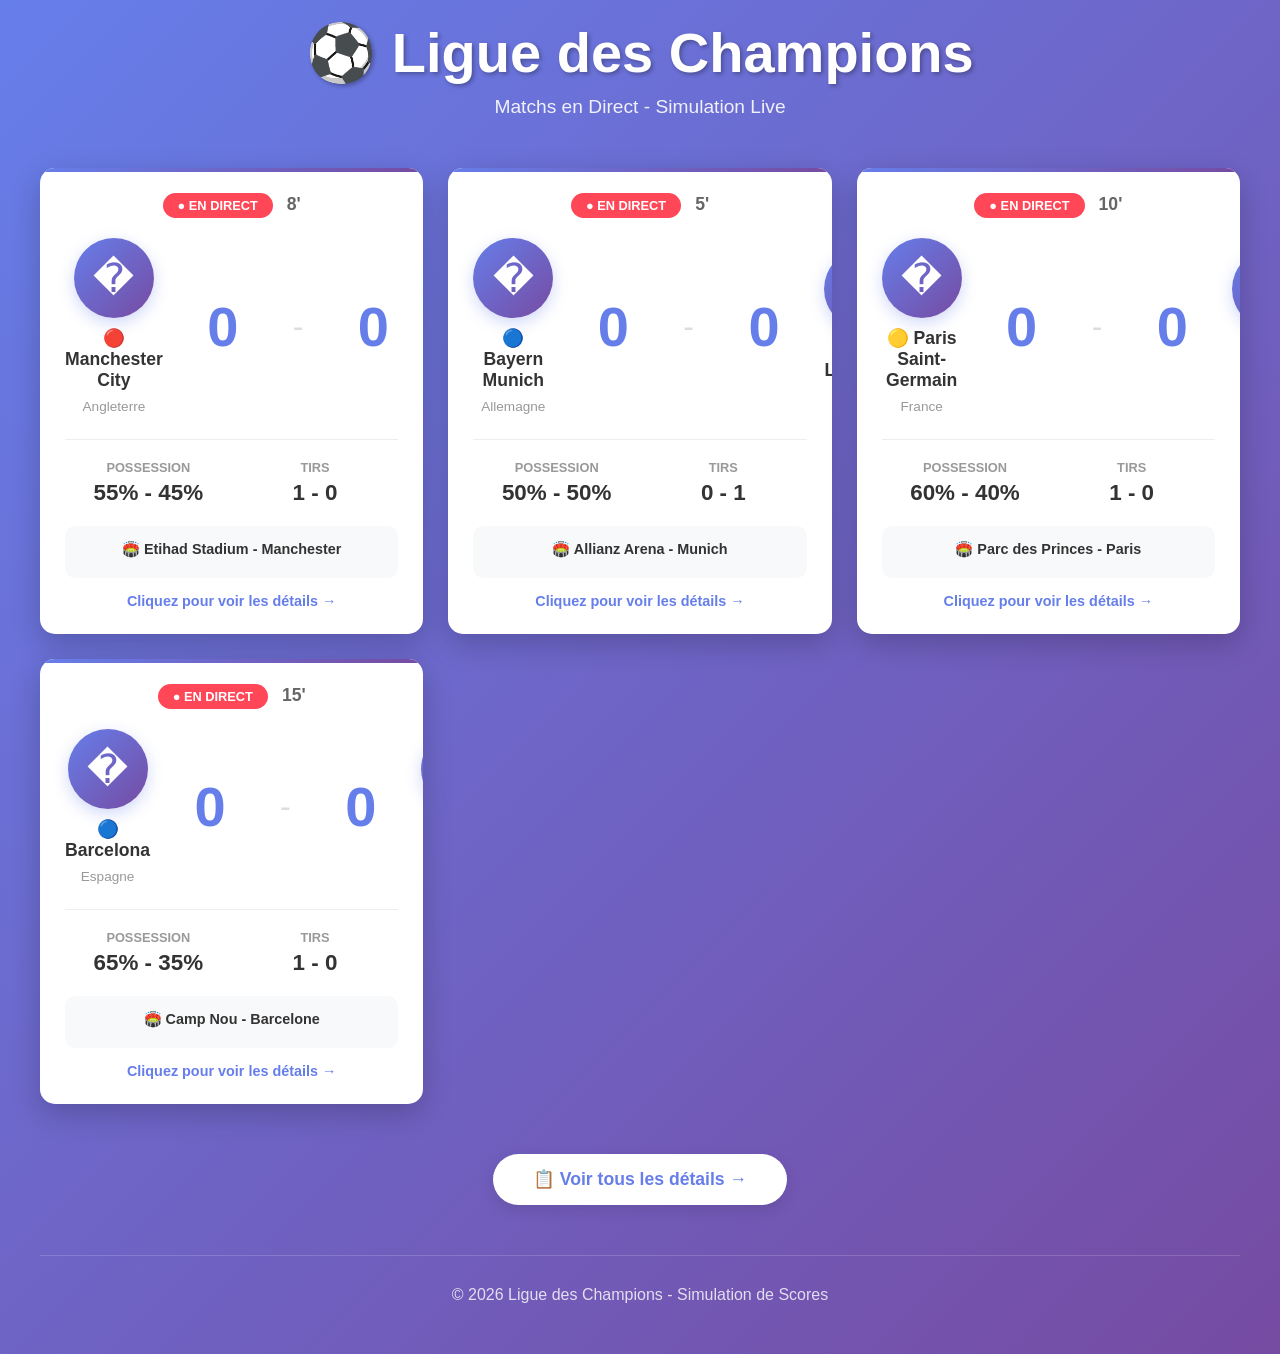
<file: index.html>
<!DOCTYPE html>
<html lang="fr">
<head>
    <meta charset="UTF-8">
    <meta name="viewport" content="width=device-width, initial-scale=1.0">
    <title>Ligue des Champions - Matchs en Direct</title>
    <link rel="stylesheet" href="styles.css">
</head>
<body>
    <div class="container">
        <header>
            <div class="header-content">
                <h1>⚽ Ligue des Champions</h1>
                <p class="subtitle">Matchs en Direct - Simulation Live</p>
            </div>
        </header>

        <main>
            <div class="matches-grid" id="matchesContainer">
                <!-- Les matchs seront générés par JavaScript -->
            </div>
            <div class="view-more-container">
                <a href="match-detail.html?matchId=1" class="btn-view-all">📋 Voir tous les détails →</a>
            </div>
        </main>

        <footer>
            <p>&copy; 2026 Ligue des Champions - Simulation de Scores</p>
        </footer>
    </div>

    <script src="script.js"></script>
</body>
</html>
</file>
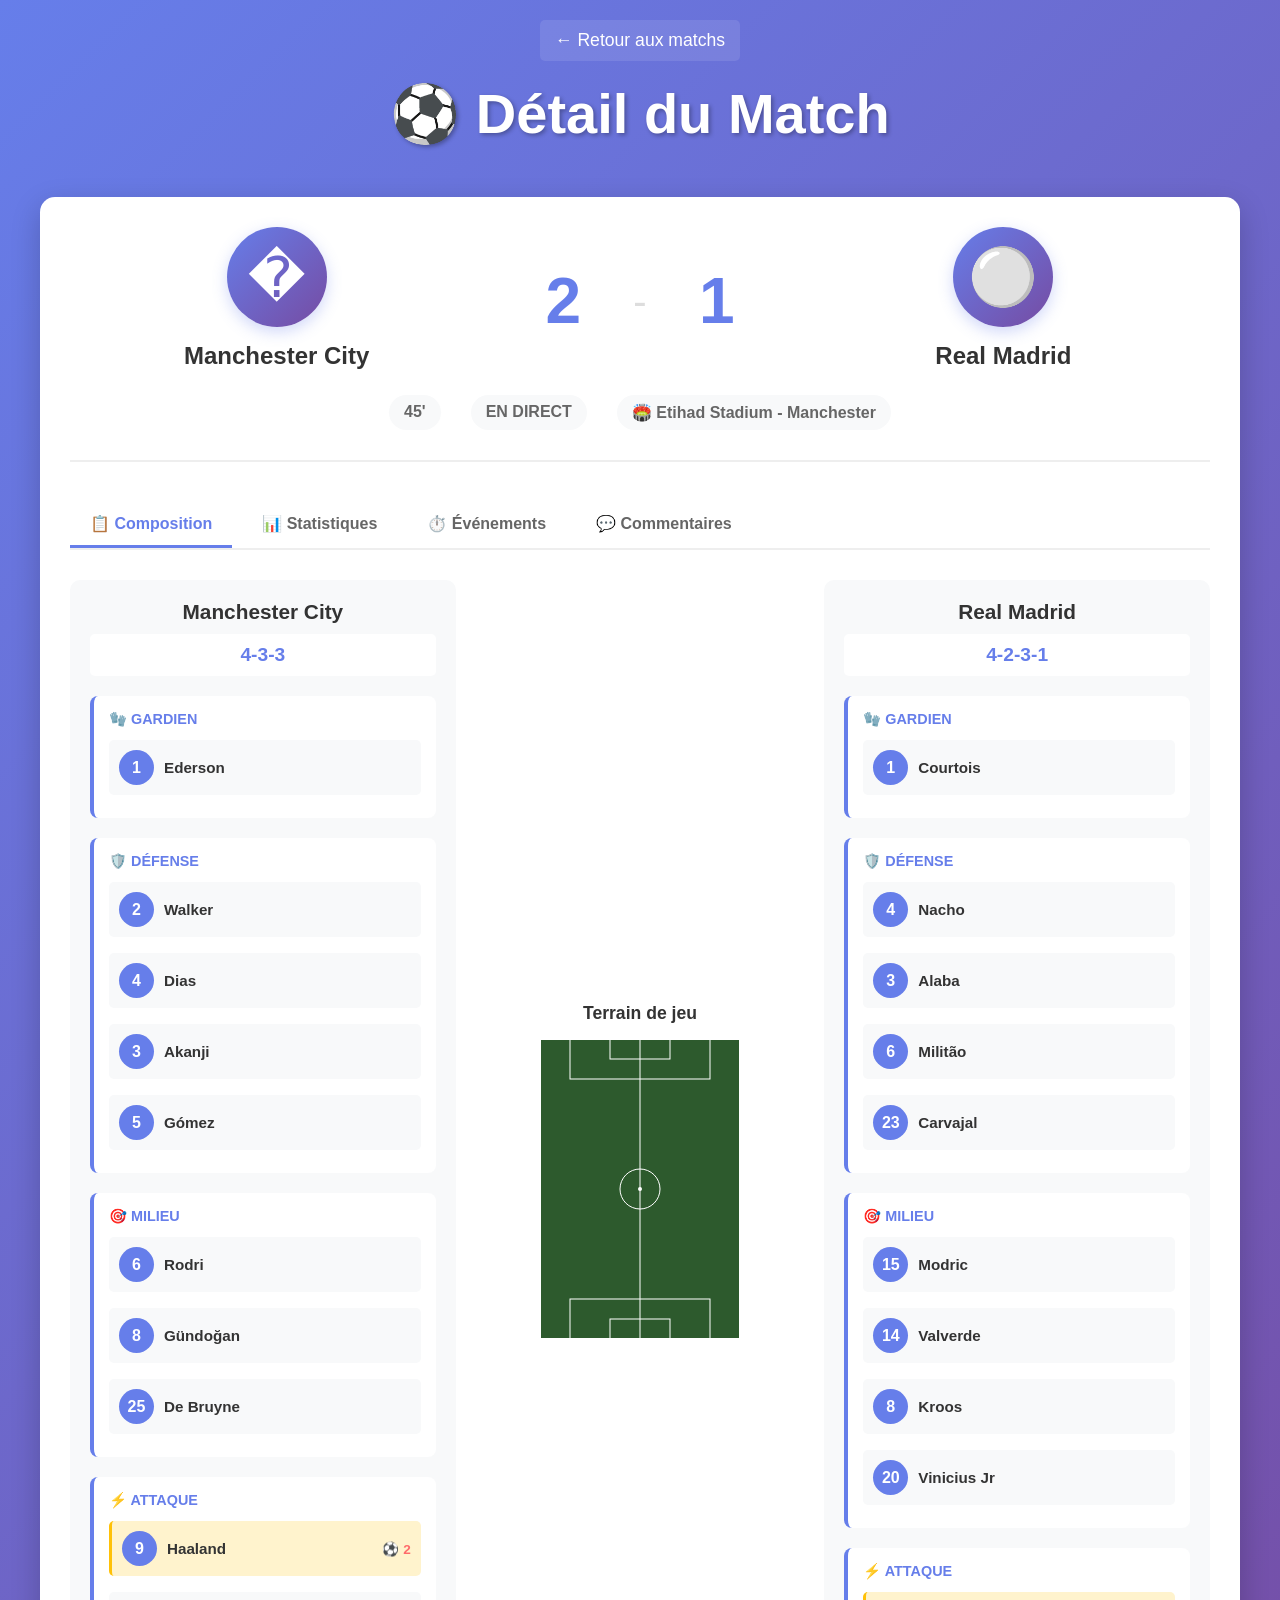
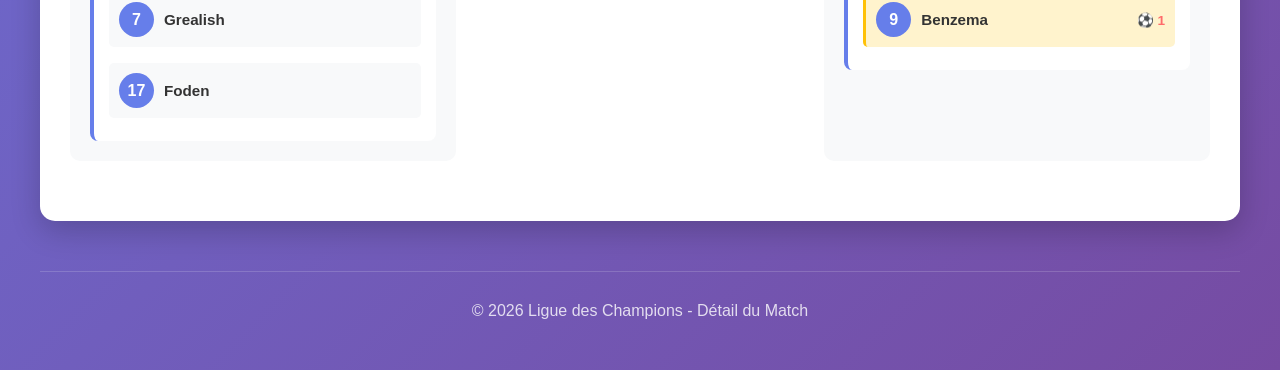
<file: match-detail.html>
<!DOCTYPE html>
<html lang="fr">
<head>
    <meta charset="UTF-8">
    <meta name="viewport" content="width=device-width, initial-scale=1.0">
    <title>Détail du Match - Ligue des Champions</title>
    <link rel="stylesheet" href="styles.css">
    <link rel="stylesheet" href="match-detail.css">
</head>
<body>
    <div class="container">
        <header>
            <div class="header-content">
                <a href="index.html" class="back-btn">← Retour aux matchs</a>
                <h1>⚽ Détail du Match</h1>
            </div>
        </header>

        <main>
            <div class="match-detail-container">
                <!-- Score Section -->
                <section class="match-header-detail">
                    <div class="teams-header">
                        <div class="team-header-detail">
                            <div class="team-logo-detail" id="homeTeamLogo">🔴</div>
                            <h2 id="homeTeamName">Manchester City</h2>
                        </div>
                        <div class="score-detail">
                            <div class="score-big" id="homeScore">2</div>
                            <div class="separator-detail">-</div>
                            <div class="score-big" id="awayScore">1</div>
                        </div>
                        <div class="team-header-detail">
                            <div class="team-logo-detail" id="awayTeamLogo">⚪</div>
                            <h2 id="awayTeamName">Real Madrid</h2>
                        </div>
                    </div>
                    <div class="match-info-detail">
                        <span id="matchTime">45'</span>
                        <span id="matchStatus">EN DIRECT</span>
                        <span id="matchStadium">Etihad Stadium</span>
                    </div>
                </section>

                <!-- Tabs Navigation -->
                <div class="tabs-nav">
                    <button class="tab-btn active" data-tab="composition">📋 Composition</button>
                    <button class="tab-btn" data-tab="stats">📊 Statistiques</button>
                    <button class="tab-btn" data-tab="timeline">⏱️ Événements</button>
                    <button class="tab-btn" data-tab="comments">💬 Commentaires</button>
                </div>

                <!-- Composition Tab -->
                <section id="composition" class="tab-content active">
                    <div class="compositions-container">
                        <div class="team-composition">
                            <h3 id="homeTeamCompositionTitle">Manchester City</h3>
                            <div class="formation" id="homeFormation">4-3-3</div>
                            
                            <div class="team-players">
                                <div class="goalkeeper-section">
                                    <h4>🧤 Gardien</h4>
                                    <div class="player" id="homeGK">
                                        <span class="player-number">1</span>
                                        <span class="player-name">Ederson</span>
                                    </div>
                                </div>

                                <div class="players-section">
                                    <h4>🛡️ Défense</h4>
                                    <div id="homeDefense" class="players-grid">
                                        <div class="player">
                                            <span class="player-number">2</span>
                                            <span class="player-name">Walker</span>
                                        </div>
                                        <div class="player">
                                            <span class="player-number">4</span>
                                            <span class="player-name">Dias</span>
                                        </div>
                                        <div class="player">
                                            <span class="player-number">3</span>
                                            <span class="player-name">Akanji</span>
                                        </div>
                                        <div class="player">
                                            <span class="player-number">5</span>
                                            <span class="player-name">Gómez</span>
                                        </div>
                                    </div>
                                </div>

                                <div class="players-section">
                                    <h4>🎯 Milieu</h4>
                                    <div id="homeMidfield" class="players-grid">
                                        <div class="player">
                                            <span class="player-number">6</span>
                                            <span class="player-name">Rodri</span>
                                        </div>
                                        <div class="player">
                                            <span class="player-number">8</span>
                                            <span class="player-name">Gündoğan</span>
                                        </div>
                                        <div class="player">
                                            <span class="player-number">25</span>
                                            <span class="player-name">De Bruyne</span>
                                        </div>
                                    </div>
                                </div>

                                <div class="players-section">
                                    <h4>⚡ Attaque</h4>
                                    <div id="homeAttack" class="players-grid">
                                        <div class="player scorer">
                                            <span class="player-number">9</span>
                                            <span class="player-name">Haaland</span>
                                            <span class="player-goals">⚽ 2</span>
                                        </div>
                                        <div class="player">
                                            <span class="player-number">7</span>
                                            <span class="player-name">Grealish</span>
                                        </div>
                                        <div class="player">
                                            <span class="player-number">17</span>
                                            <span class="player-name">Foden</span>
                                        </div>
                                    </div>
                                </div>
                            </div>
                        </div>

                        <div class="field-diagram">
                            <h3>Terrain de jeu</h3>
                            <svg viewBox="0 0 200 300" class="field">
                                <!-- Field background -->
                                <rect width="200" height="300" fill="#2d5a2d" stroke="#fff" stroke-width="2"/>
                                <!-- Center line -->
                                <line x1="100" y1="0" x2="100" y2="300" stroke="#fff" stroke-width="1"/>
                                <!-- Center circle -->
                                <circle cx="100" cy="150" r="20" fill="none" stroke="#fff" stroke-width="1"/>
                                <!-- Center spot -->
                                <circle cx="100" cy="150" r="2" fill="#fff"/>
                                <!-- Penalty areas -->
                                <rect x="30" y="0" width="140" height="40" fill="none" stroke="#fff" stroke-width="1"/>
                                <rect x="30" y="260" width="140" height="40" fill="none" stroke="#fff" stroke-width="1"/>
                                <!-- Goal areas -->
                                <rect x="70" y="0" width="60" height="20" fill="none" stroke="#fff" stroke-width="1"/>
                                <rect x="70" y="280" width="60" height="20" fill="none" stroke="#fff" stroke-width="1"/>
                            </svg>
                        </div>

                        <div class="team-composition">
                            <h3 id="awayTeamCompositionTitle">Real Madrid</h3>
                            <div class="formation" id="awayFormation">4-2-3-1</div>
                            
                            <div class="team-players">
                                <div class="goalkeeper-section">
                                    <h4>🧤 Gardien</h4>
                                    <div class="player" id="awayGK">
                                        <span class="player-number">1</span>
                                        <span class="player-name">Courtois</span>
                                    </div>
                                </div>

                                <div class="players-section">
                                    <h4>🛡️ Défense</h4>
                                    <div id="awayDefense" class="players-grid">
                                        <div class="player">
                                            <span class="player-number">4</span>
                                            <span class="player-name">Nacho</span>
                                        </div>
                                        <div class="player">
                                            <span class="player-number">3</span>
                                            <span class="player-name">Alaba</span>
                                        </div>
                                        <div class="player">
                                            <span class="player-number">6</span>
                                            <span class="player-name">Militão</span>
                                        </div>
                                        <div class="player">
                                            <span class="player-number">23</span>
                                            <span class="player-name">Carvajal</span>
                                        </div>
                                    </div>
                                </div>

                                <div class="players-section">
                                    <h4>🎯 Milieu</h4>
                                    <div id="awayMidfield" class="players-grid">
                                        <div class="player">
                                            <span class="player-number">15</span>
                                            <span class="player-name">Modric</span>
                                        </div>
                                        <div class="player">
                                            <span class="player-number">14</span>
                                            <span class="player-name">Valverde</span>
                                        </div>
                                        <div class="player">
                                            <span class="player-number">8</span>
                                            <span class="player-name">Kroos</span>
                                        </div>
                                        <div class="player">
                                            <span class="player-number">20</span>
                                            <span class="player-name">Vinicius Jr</span>
                                        </div>
                                    </div>
                                </div>

                                <div class="players-section">
                                    <h4>⚡ Attaque</h4>
                                    <div id="awayAttack" class="players-grid">
                                        <div class="player scorer">
                                            <span class="player-number">9</span>
                                            <span class="player-name">Benzema</span>
                                            <span class="player-goals">⚽ 1</span>
                                        </div>
                                    </div>
                                </div>
                            </div>
                        </div>
                    </div>
                </section>

                <!-- Stats Tab -->
                <section id="stats" class="tab-content">
                    <div class="stats-container">
                        <div class="stat-group">
                            <div class="stat-item">
                                <span class="stat-label">Possession</span>
                                <div class="stat-bar">
                                    <div class="stat-fill home" style="width: 55%">55%</div>
                                    <div class="stat-fill away" style="width: 45%">45%</div>
                                </div>
                            </div>

                            <div class="stat-item">
                                <span class="stat-label">Tirs cadrés</span>
                                <div class="stat-bar">
                                    <div class="stat-fill home" style="width: 60%">6</div>
                                    <div class="stat-fill away" style="width: 40%">4</div>
                                </div>
                            </div>

                            <div class="stat-item">
                                <span class="stat-label">Passes réussies</span>
                                <div class="stat-bar">
                                    <div class="stat-fill home" style="width: 58%">285</div>
                                    <div class="stat-fill away" style="width: 42%">210</div>
                                </div>
                            </div>

                            <div class="stat-item">
                                <span class="stat-label">Corners</span>
                                <div class="stat-bar">
                                    <div class="stat-fill home" style="width: 50%">4</div>
                                    <div class="stat-fill away" style="width: 50%">4</div>
                                </div>
                            </div>

                            <div class="stat-item">
                                <span class="stat-label">Cartons jaunes</span>
                                <div class="stat-bar">
                                    <div class="stat-fill home" style="width: 33%">2</div>
                                    <div class="stat-fill away" style="width: 67%">4</div>
                                </div>
                            </div>
                        </div>
                    </div>
                </section>

                <!-- Timeline Tab -->
                <section id="timeline" class="tab-content">
                    <div class="timeline">
                        <div class="timeline-event home">
                            <div class="timeline-time">12'</div>
                            <div class="timeline-content">
                                <div class="timeline-icon">⚽</div>
                                <div class="timeline-text">
                                    <strong>Haaland</strong><br>
                                    Manchester City marque!
                                </div>
                            </div>
                        </div>

                        <div class="timeline-event away">
                            <div class="timeline-time">28'</div>
                            <div class="timeline-content">
                                <div class="timeline-icon">🟨</div>
                                <div class="timeline-text">
                                    <strong>Carton jaune</strong><br>
                                    Nacho
                                </div>
                            </div>
                        </div>

                        <div class="timeline-event away">
                            <div class="timeline-time">35'</div>
                            <div class="timeline-content">
                                <div class="timeline-icon">⚽</div>
                                <div class="timeline-text">
                                    <strong>Benzema</strong><br>
                                    Real Madrid égalise
                                </div>
                            </div>
                        </div>

                        <div class="timeline-event home">
                            <div class="timeline-time">42'</div>
                            <div class="timeline-content">
                                <div class="timeline-icon">⚽</div>
                                <div class="timeline-text">
                                    <strong>Haaland</strong><br>
                                    Manchester City reprend l'avance
                                </div>
                            </div>
                        </div>
                    </div>
                </section>

                <!-- Comments Tab -->
                <section id="comments" class="tab-content">
                    <div class="comments-section">
                        <div class="add-comment">
                            <h3>Ajouter un commentaire</h3>
                            <form id="commentForm">
                                <input type="text" id="commentName" placeholder="Votre nom" required>
                                <textarea id="commentText" placeholder="Votre commentaire..." required rows="4"></textarea>
                                <button type="submit" class="btn-submit">Poster</button>
                            </form>
                        </div>

                        <div class="comments-list">
                            <h3>Commentaires</h3>
                            <div id="commentsList" class="list">
                                <!-- Commentaires seront ajoutés ici -->
                            </div>
                        </div>
                    </div>
                </section>
            </div>
        </main>

        <footer>
            <p>&copy; 2026 Ligue des Champions - Détail du Match</p>
        </footer>
    </div>

    <script src="match-detail.js"></script>
</body>
</html>
</file>
<file: styles.css>
* {
    margin: 0;
    padding: 0;
    box-sizing: border-box;
}

body {
    font-family: 'Segoe UI', Tahoma, Geneva, Verdana, sans-serif;
    background: linear-gradient(135deg, #667eea 0%, #764ba2 100%);
    min-height: 100vh;
    padding: 20px;
}

.container {
    max-width: 1200px;
    margin: 0 auto;
}

/* Header */
header {
    text-align: center;
    color: white;
    margin-bottom: 50px;
    animation: slideDown 0.6s ease-out;
}

header h1 {
    font-size: 3.5rem;
    margin-bottom: 10px;
    text-shadow: 2px 2px 4px rgba(0, 0, 0, 0.3);
}

.subtitle {
    font-size: 1.2rem;
    opacity: 0.9;
}

/* Matches Grid */
.matches-grid {
    display: grid;
    grid-template-columns: repeat(auto-fit, minmax(350px, 1fr));
    gap: 25px;
    margin-bottom: 50px;
}

/* Match Card */
.match-card {
    background: white;
    border-radius: 15px;
    padding: 25px;
    box-shadow: 0 10px 30px rgba(0, 0, 0, 0.2);
    animation: slideUp 0.6s ease-out;
    transition: transform 0.3s ease, box-shadow 0.3s ease;
    overflow: hidden;
    position: relative;
    cursor: pointer;
}

.match-card:hover {
    transform: translateY(-5px);
    box-shadow: 0 15px 40px rgba(0, 0, 0, 0.3);
}

.match-card::before {
    content: '';
    position: absolute;
    top: 0;
    left: 0;
    right: 0;
    height: 4px;
    background: linear-gradient(90deg, #667eea, #764ba2);
}

/* Match Status */
.match-status {
    text-align: center;
    margin-bottom: 20px;
    font-size: 0.9rem;
    color: #666;
    font-weight: 600;
}

.status-live {
    display: inline-block;
    background: #ff4757;
    color: white;
    padding: 5px 15px;
    border-radius: 20px;
    font-size: 0.8rem;
    animation: pulse 1.5s infinite;
}

/* Teams Section */
.teams-container {
    display: flex;
    justify-content: space-between;
    align-items: center;
    gap: 20px;
    margin-bottom: 25px;
}

.team {
    flex: 1;
    text-align: center;
}

.team-logo {
    width: 80px;
    height: 80px;
    margin: 0 auto 10px;
    background: linear-gradient(135deg, #667eea, #764ba2);
    border-radius: 50%;
    display: flex;
    align-items: center;
    justify-content: center;
    font-size: 2.5rem;
    color: white;
    box-shadow: 0 5px 15px rgba(102, 126, 234, 0.3);
}

.team-name {
    font-size: 1.1rem;
    font-weight: 700;
    color: #333;
    margin-bottom: 8px;
}

.team-country {
    font-size: 0.85rem;
    color: #999;
}

/* Score Section */
.score-container {
    display: flex;
    justify-content: center;
    align-items: center;
    gap: 30px;
    margin: 25px 0;
}

.score {
    font-size: 3.5rem;
    font-weight: 900;
    color: #667eea;
    min-width: 80px;
    text-align: center;
    display: flex;
    align-items: center;
    justify-content: center;
    animation: scoreUpdate 0.5s ease-out;
}

.separator {
    font-size: 2rem;
    color: #ddd;
}

/* Match Info */
.match-info {
    display: flex;
    justify-content: space-around;
    padding-top: 20px;
    border-top: 1px solid #eee;
    text-align: center;
}

.info-item {
    flex: 1;
}

.info-label {
    font-size: 0.8rem;
    color: #999;
    text-transform: uppercase;
    margin-bottom: 5px;
    font-weight: 600;
}

.info-value {
    font-size: 1.4rem;
    font-weight: 700;
    color: #333;
}

/* Stadium Info */
.stadium-info {
    background: #f8f9fa;
    padding: 15px;
    border-radius: 10px;
    margin-top: 20px;
    text-align: center;
    font-size: 0.9rem;
    color: #666;
}

.stadium-info strong {
    color: #333;
    display: block;
    margin-bottom: 5px;
}

/* Footer */
footer {
    text-align: center;
    color: white;
    padding: 30px 0;
    border-top: 1px solid rgba(255, 255, 255, 0.2);
    margin-top: 50px;
    opacity: 0.8;
}

/* View More Button */
.view-more-container {
    text-align: center;
    margin-top: 40px;
}

.btn-view-all {
    display: inline-block;
    padding: 15px 40px;
    background: white;
    color: #667eea;
    text-decoration: none;
    border-radius: 50px;
    font-weight: 700;
    font-size: 1.1rem;
    transition: all 0.3s ease;
    box-shadow: 0 5px 15px rgba(0, 0, 0, 0.1);
}

.btn-view-all:hover {
    transform: translateY(-3px);
    box-shadow: 0 10px 25px rgba(0, 0, 0, 0.2);
    background: #f8f9fa;
}

/* Animations */
@keyframes slideDown {
    from {
        opacity: 0;
        transform: translateY(-30px);
    }
    to {
        opacity: 1;
        transform: translateY(0);
    }
}

@keyframes slideUp {
    from {
        opacity: 0;
        transform: translateY(30px);
    }
    to {
        opacity: 1;
        transform: translateY(0);
    }
}

@keyframes pulse {
    0%, 100% {
        opacity: 1;
    }
    50% {
        opacity: 0.7;
    }
}

@keyframes scoreUpdate {
    0% {
        transform: scale(1.3);
        color: #ff4757;
    }
    100% {
        transform: scale(1);
        color: #667eea;
    }
}

/* Responsive Design */
@media (max-width: 768px) {
    header h1 {
        font-size: 2rem;
    }

    .matches-grid {
        grid-template-columns: 1fr;
    }

    .match-card {
        padding: 20px;
    }

    .score {
        font-size: 2.5rem;
    }

    .teams-container {
        gap: 15px;
    }

    .team-logo {
        width: 60px;
        height: 60px;
        font-size: 2rem;
    }

    .team-name {
        font-size: 1rem;
    }

    .score-container {
        gap: 20px;
    }
}

@media (max-width: 480px) {
    body {
        padding: 10px;
    }

    header h1 {
        font-size: 1.5rem;
    }

    .subtitle {
        font-size: 1rem;
    }

    .score {
        font-size: 2rem;
    }

    .match-info {
        flex-wrap: wrap;
        gap: 15px;
    }

    .info-item {
        flex: 0 0 calc(50% - 8px);
    }
}
</file>
<file: match-detail.css>
/* Match Detail Styles */

.back-btn {
    display: inline-block;
    color: white;
    text-decoration: none;
    margin-bottom: 20px;
    font-size: 1.1rem;
    padding: 10px 15px;
    background: rgba(255, 255, 255, 0.1);
    border-radius: 5px;
    transition: background 0.3s ease;
}

.back-btn:hover {
    background: rgba(255, 255, 255, 0.2);
}

.match-detail-container {
    background: white;
    border-radius: 15px;
    padding: 30px;
    box-shadow: 0 10px 30px rgba(0, 0, 0, 0.2);
    animation: slideUp 0.6s ease-out;
}

/* Match Header Detail */
.match-header-detail {
    text-align: center;
    margin-bottom: 40px;
    padding-bottom: 30px;
    border-bottom: 2px solid #eee;
}

.teams-header {
    display: flex;
    justify-content: space-around;
    align-items: center;
    gap: 30px;
    margin-bottom: 20px;
}

.team-header-detail {
    flex: 1;
    text-align: center;
}

.team-logo-detail {
    width: 100px;
    height: 100px;
    margin: 0 auto 15px;
    background: linear-gradient(135deg, #667eea, #764ba2);
    border-radius: 50%;
    display: flex;
    align-items: center;
    justify-content: center;
    font-size: 3.5rem;
    color: white;
    box-shadow: 0 5px 15px rgba(102, 126, 234, 0.3);
}

.team-header-detail h2 {
    font-size: 1.5rem;
    color: #333;
    margin-bottom: 5px;
}

.score-detail {
    display: flex;
    align-items: center;
    gap: 20px;
    justify-content: center;
}

.score-big {
    font-size: 4rem;
    font-weight: 900;
    color: #667eea;
    min-width: 100px;
    text-align: center;
}

.separator-detail {
    font-size: 2.5rem;
    color: #ddd;
}

.match-info-detail {
    display: flex;
    justify-content: center;
    gap: 30px;
    font-size: 1rem;
    color: #666;
}

.match-info-detail span {
    display: inline-block;
    padding: 8px 15px;
    background: #f8f9fa;
    border-radius: 20px;
    font-weight: 600;
}

/* Tabs Navigation */
.tabs-nav {
    display: flex;
    gap: 10px;
    margin-bottom: 30px;
    border-bottom: 2px solid #eee;
    flex-wrap: wrap;
}

.tab-btn {
    padding: 12px 20px;
    background: none;
    border: none;
    border-bottom: 3px solid transparent;
    cursor: pointer;
    font-size: 1rem;
    font-weight: 600;
    color: #666;
    transition: all 0.3s ease;
}

.tab-btn:hover {
    color: #667eea;
}

.tab-btn.active {
    color: #667eea;
    border-bottom-color: #667eea;
}

/* Tab Content */
.tab-content {
    display: none;
    animation: fadeIn 0.3s ease-in;
}

.tab-content.active {
    display: block;
}

@keyframes fadeIn {
    from {
        opacity: 0;
    }
    to {
        opacity: 1;
    }
}

/* Compositions Container */
.compositions-container {
    display: grid;
    grid-template-columns: 1fr 0.8fr 1fr;
    gap: 30px;
    margin-bottom: 30px;
}

.team-composition {
    background: #f8f9fa;
    border-radius: 10px;
    padding: 20px;
}

.team-composition h3 {
    text-align: center;
    font-size: 1.3rem;
    color: #333;
    margin-bottom: 10px;
}

.formation {
    text-align: center;
    font-size: 1.2rem;
    font-weight: 700;
    color: #667eea;
    margin-bottom: 20px;
    padding: 10px;
    background: white;
    border-radius: 5px;
}

.team-players {
    display: flex;
    flex-direction: column;
    gap: 20px;
}

.goalkeeper-section,
.players-section {
    background: white;
    padding: 15px;
    border-radius: 8px;
    border-left: 4px solid #667eea;
}

.goalkeeper-section h4,
.players-section h4 {
    font-size: 0.9rem;
    color: #667eea;
    text-transform: uppercase;
    margin-bottom: 12px;
    font-weight: 700;
}

.player {
    display: flex;
    align-items: center;
    gap: 10px;
    padding: 10px;
    background: #f8f9fa;
    border-radius: 5px;
    margin-bottom: 8px;
    transition: background 0.3s ease;
}

.player:hover {
    background: #e9ecef;
}

.player.scorer {
    background: #fff3cd;
    border-left: 3px solid #ffc107;
}

.player-number {
    display: flex;
    align-items: center;
    justify-content: center;
    width: 35px;
    height: 35px;
    background: #667eea;
    color: white;
    border-radius: 50%;
    font-weight: 700;
    flex-shrink: 0;
}

.player-name {
    flex: 1;
    font-size: 0.95rem;
    font-weight: 600;
    color: #333;
}

.player-goals {
    font-size: 0.85rem;
    color: #ff6b6b;
    font-weight: 700;
}

.players-grid {
    display: flex;
    flex-direction: column;
    gap: 8px;
}

/* Field Diagram */
.field-diagram {
    background: white;
    border-radius: 10px;
    padding: 20px;
    display: flex;
    flex-direction: column;
    justify-content: center;
    align-items: center;
}

.field-diagram h3 {
    text-align: center;
    font-size: 1.1rem;
    color: #333;
    margin-bottom: 15px;
    width: 100%;
}

.field {
    width: 100%;
    max-width: 200px;
    height: auto;
}

/* Stats Container */
.stats-container {
    background: #f8f9fa;
    border-radius: 10px;
    padding: 30px;
}

.stat-group {
    display: flex;
    flex-direction: column;
    gap: 25px;
}

.stat-item {
    background: white;
    padding: 20px;
    border-radius: 8px;
}

.stat-label {
    display: block;
    font-size: 0.95rem;
    font-weight: 600;
    color: #333;
    margin-bottom: 10px;
    text-transform: uppercase;
}

.stat-bar {
    display: flex;
    height: 40px;
    background: #e9ecef;
    border-radius: 5px;
    overflow: hidden;
}

.stat-fill {
    display: flex;
    align-items: center;
    justify-content: center;
    font-weight: 700;
    font-size: 0.9rem;
    color: white;
}

.stat-fill.home {
    background: linear-gradient(90deg, #667eea, #5568d3);
}

.stat-fill.away {
    background: linear-gradient(90deg, #764ba2, #6a3e8a);
}

/* Timeline */
.timeline {
    position: relative;
    padding: 20px 0;
}

.timeline::before {
    content: '';
    position: absolute;
    left: 50%;
    transform: translateX(-50%);
    width: 2px;
    height: 100%;
    background: #ddd;
    top: 0;
}

.timeline-event {
    display: flex;
    margin-bottom: 30px;
    position: relative;
    align-items: center;
}

.timeline-event.home {
    flex-direction: row-reverse;
}

.timeline-time {
    flex: 0 0 15%;
    text-align: center;
    font-weight: 700;
    color: #667eea;
    font-size: 1.1rem;
}

.timeline-content {
    flex: 0 0 35%;
    background: #f8f9fa;
    padding: 15px;
    border-radius: 8px;
    display: flex;
    align-items: center;
    gap: 12px;
}

.timeline-icon {
    font-size: 1.5rem;
}

.timeline-text {
    font-size: 0.9rem;
    color: #333;
}

.timeline-text strong {
    color: #667eea;
    display: block;
}

/* Comments Section */
.comments-section {
    display: grid;
    grid-template-columns: 1fr 1fr;
    gap: 30px;
}

.add-comment,
.comments-list {
    background: #f8f9fa;
    border-radius: 10px;
    padding: 20px;
}

.add-comment h3,
.comments-list h3 {
    font-size: 1.2rem;
    color: #333;
    margin-bottom: 20px;
    border-bottom: 2px solid #ddd;
    padding-bottom: 10px;
}

#commentForm {
    display: flex;
    flex-direction: column;
    gap: 15px;
}

#commentName,
#commentText {
    padding: 12px 15px;
    border: 2px solid #ddd;
    border-radius: 8px;
    font-family: inherit;
    font-size: 0.95rem;
    transition: border-color 0.3s ease;
}

#commentName:focus,
#commentText:focus {
    outline: none;
    border-color: #667eea;
    background: white;
}

.btn-submit {
    padding: 12px 25px;
    background: linear-gradient(135deg, #667eea, #764ba2);
    color: white;
    border: none;
    border-radius: 8px;
    font-weight: 700;
    cursor: pointer;
    transition: transform 0.3s ease, box-shadow 0.3s ease;
}

.btn-submit:hover {
    transform: translateY(-2px);
    box-shadow: 0 5px 15px rgba(102, 126, 234, 0.3);
}

.comments-list {
    max-height: 500px;
    overflow-y: auto;
}

.comment-item {
    background: white;
    padding: 15px;
    border-radius: 8px;
    margin-bottom: 12px;
    border-left: 4px solid #667eea;
    animation: slideIn 0.3s ease-out;
}

@keyframes slideIn {
    from {
        opacity: 0;
        transform: translateX(-20px);
    }
    to {
        opacity: 1;
        transform: translateX(0);
    }
}

.comment-author {
    font-weight: 700;
    color: #667eea;
    margin-bottom: 5px;
}

.comment-text {
    color: #555;
    font-size: 0.95rem;
    line-height: 1.5;
    margin-bottom: 8px;
}

.comment-time {
    font-size: 0.8rem;
    color: #999;
}

.empty-comments {
    text-align: center;
    color: #999;
    padding: 30px 0;
}

/* Responsive Design */
@media (max-width: 1024px) {
    .compositions-container {
        grid-template-columns: 1fr 1fr;
    }

    .field-diagram {
        grid-column: 1 / -1;
    }

    .comments-section {
        grid-template-columns: 1fr;
    }

    .teams-header {
        flex-wrap: wrap;
    }

    .team-logo-detail {
        width: 80px;
        height: 80px;
        font-size: 2.5rem;
    }

    .score-big {
        font-size: 3rem;
    }
}

@media (max-width: 768px) {
    .match-detail-container {
        padding: 15px;
    }

    .compositions-container {
        grid-template-columns: 1fr;
    }

    .tabs-nav {
        gap: 5px;
    }

    .tab-btn {
        padding: 10px 12px;
        font-size: 0.85rem;
    }

    .teams-header {
        flex-direction: column;
        gap: 15px;
    }

    .team-logo-detail {
        width: 70px;
        height: 70px;
        font-size: 2rem;
    }

    .score-big {
        font-size: 2rem;
    }

    .teams-header {
        gap: 20px;
    }

    .match-info-detail {
        flex-wrap: wrap;
        gap: 10px;
    }

    .comments-section {
        grid-template-columns: 1fr;
    }

    .timeline-event {
        flex-direction: column !important;
        align-items: flex-start;
    }

    .timeline-time {
        margin-bottom: 10px;
        text-align: left;
    }

    .timeline-content {
        width: 100%;
    }
}

@media (max-width: 480px) {
    .match-detail-container {
        padding: 10px;
    }

    .team-logo-detail {
        width: 60px;
        height: 60px;
        font-size: 1.5rem;
    }

    .score-big {
        font-size: 1.5rem;
        min-width: 60px;
    }

    .tab-btn {
        padding: 8px 10px;
        font-size: 0.75rem;
    }

    .player {
        padding: 8px;
    }

    .player-number {
        width: 30px;
        height: 30px;
        font-size: 0.8rem;
    }

    .player-name {
        font-size: 0.85rem;
    }
}
</file>
